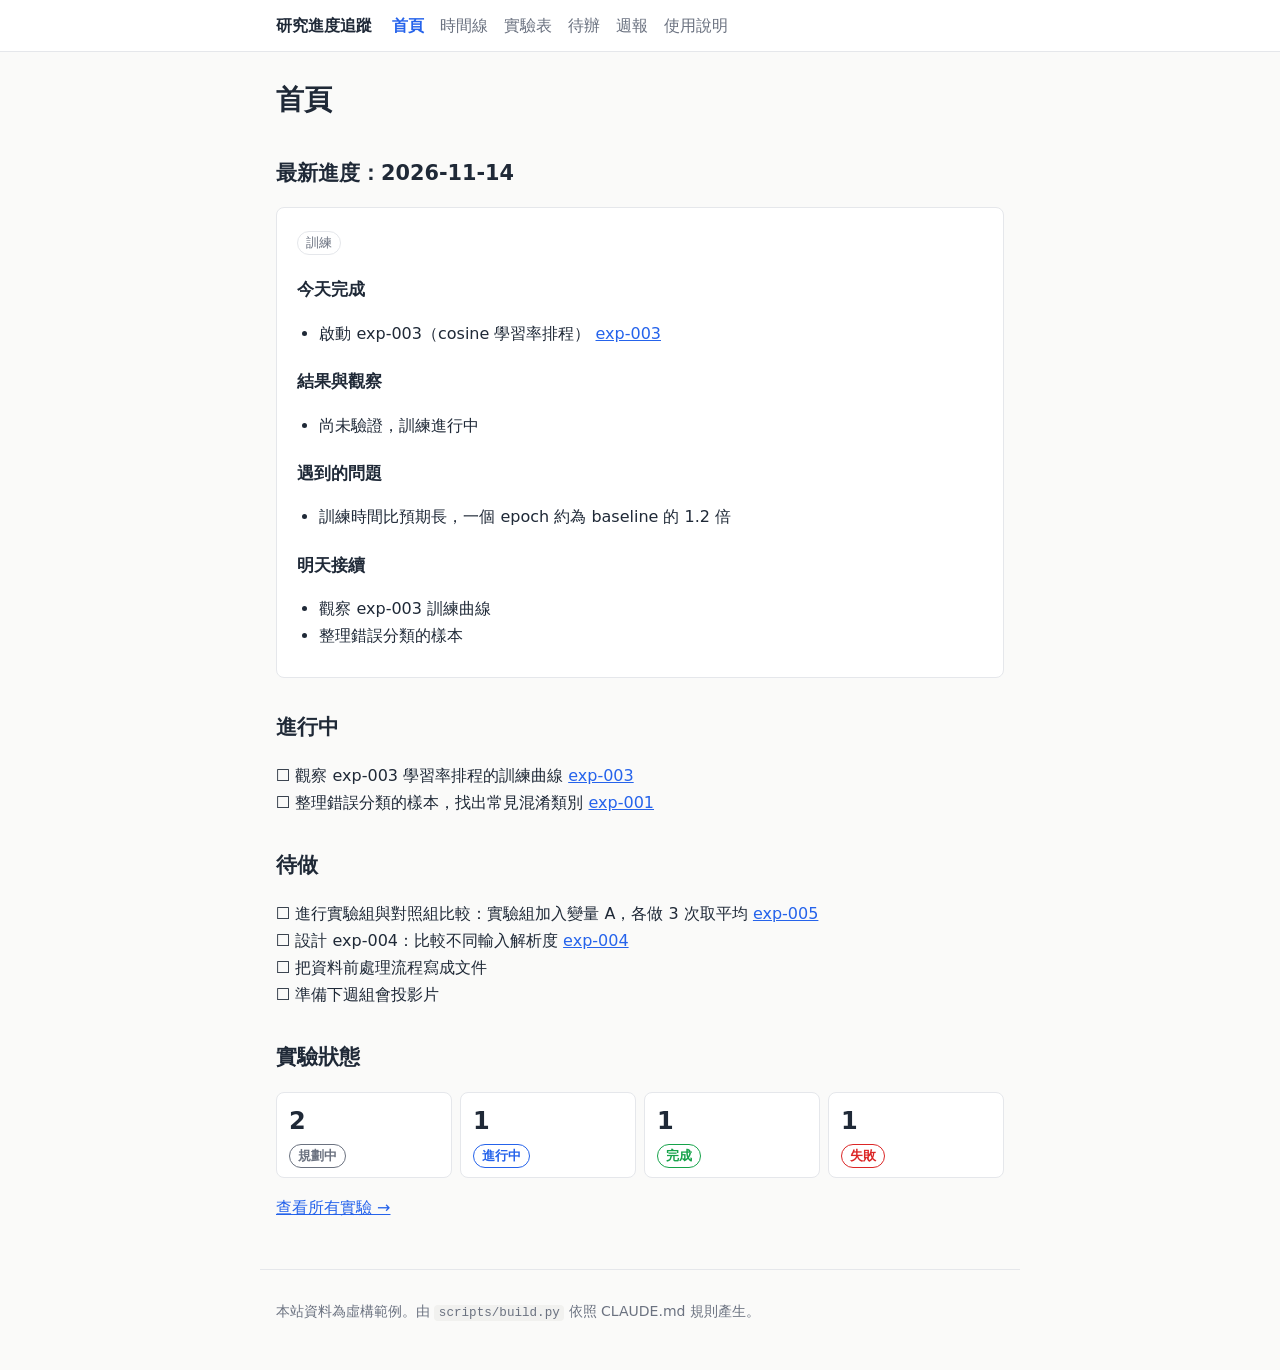
<file: docs/index.html>
<!doctype html>
<html lang="zh-Hant">
<head>
<meta charset="utf-8">
<meta name="viewport" content="width=device-width, initial-scale=1">
<title>首頁｜研究進度追蹤</title>
<link rel="stylesheet" href="assets/style.css">
</head>
<body>
<header class="site-header">
  <div class="wrap">
    <a class="brand" href="index.html">研究進度追蹤</a>
    <nav><a href="index.html" aria-current="page">首頁</a> <a href="timeline.html">時間線</a> <a href="experiments.html">實驗表</a> <a href="todo.html">待辦</a> <a href="weekly.html">週報</a> <a href="guide.html">使用說明</a></nav>
  </div>
</header>
<main class="wrap">
<h1>首頁</h1>
<h2>最新進度：2026-11-14</h2><div class="card"><p class="tags"><span>訓練</span></p><h3>今天完成</h3>
<ul><li>啟動 exp-003（cosine 學習率排程） <a href="exp/exp-003.html">exp-003</a></li></ul>
<h3>結果與觀察</h3>
<ul><li>尚未驗證，訓練進行中</li></ul>
<h3>遇到的問題</h3>
<ul><li>訓練時間比預期長，一個 epoch 約為 baseline 的 1.2 倍</li></ul>
<h3>明天接續</h3>
<ul><li>觀察 exp-003 訓練曲線</li><li>整理錯誤分類的樣本</li></ul></div>
<h2>進行中</h2><ul><li class="task">☐ 觀察 exp-003 學習率排程的訓練曲線 <a href="exp/exp-003.html">exp-003</a></li><li class="task">☐ 整理錯誤分類的樣本，找出常見混淆類別 <a href="exp/exp-001.html">exp-001</a></li></ul>
<h2>待做</h2><ul><li class="task">☐ 進行實驗組與對照組比較：實驗組加入變量 A，各做 3 次取平均 <a href="exp/exp-005.html">exp-005</a></li><li class="task">☐ 設計 exp-004：比較不同輸入解析度 <a href="exp/exp-004.html">exp-004</a></li><li class="task">☐ 把資料前處理流程寫成文件</li><li class="task">☐ 準備下週組會投影片</li></ul>
<h2>實驗狀態</h2><ul class="stats"><li><strong>2</strong><span class="status status-planned">規劃中</span></li><li><strong>1</strong><span class="status status-running">進行中</span></li><li><strong>1</strong><span class="status status-done">完成</span></li><li><strong>1</strong><span class="status status-failed">失敗</span></li></ul><p><a href="experiments.html">查看所有實驗 →</a></p>
</main>
<footer class="wrap site-footer">
  <p>本站資料為虛構範例。由 <code>scripts/build.py</code> 依照 CLAUDE.md 規則產生。</p>
</footer>
<script src="assets/filter.js"></script>
</body>
</html>
</file>
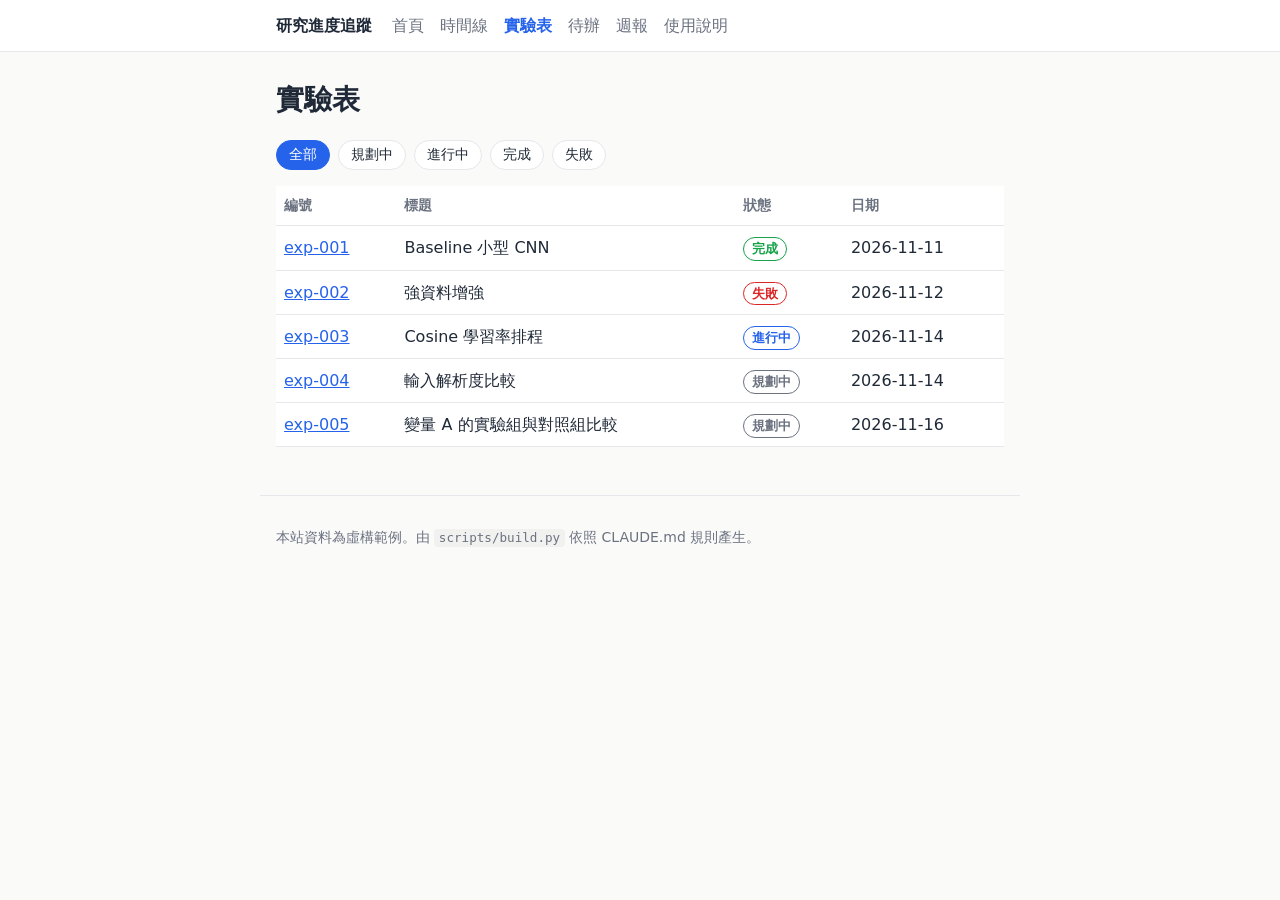
<file: docs/experiments.html>
<!doctype html>
<html lang="zh-Hant">
<head>
<meta charset="utf-8">
<meta name="viewport" content="width=device-width, initial-scale=1">
<title>實驗表｜研究進度追蹤</title>
<link rel="stylesheet" href="assets/style.css">
</head>
<body>
<header class="site-header">
  <div class="wrap">
    <a class="brand" href="index.html">研究進度追蹤</a>
    <nav><a href="index.html">首頁</a> <a href="timeline.html">時間線</a> <a href="experiments.html" aria-current="page">實驗表</a> <a href="todo.html">待辦</a> <a href="weekly.html">週報</a> <a href="guide.html">使用說明</a></nav>
  </div>
</header>
<main class="wrap">
<h1>實驗表</h1>
<div class="filters" hidden><button type="button" data-filter="all" aria-pressed="true">全部</button><button type="button" data-filter="planned" aria-pressed="false">規劃中</button><button type="button" data-filter="running" aria-pressed="false">進行中</button><button type="button" data-filter="done" aria-pressed="false">完成</button><button type="button" data-filter="failed" aria-pressed="false">失敗</button></div><table><thead><tr><th>編號</th><th>標題</th><th>狀態</th><th>日期</th></tr></thead><tbody><tr data-status="done"><td><a href="exp/exp-001.html">exp-001</a></td><td>Baseline 小型 CNN</td><td><span class="status status-done">完成</span></td><td>2026-11-11</td></tr><tr data-status="failed"><td><a href="exp/exp-002.html">exp-002</a></td><td>強資料增強</td><td><span class="status status-failed">失敗</span></td><td>2026-11-12</td></tr><tr data-status="running"><td><a href="exp/exp-003.html">exp-003</a></td><td>Cosine 學習率排程</td><td><span class="status status-running">進行中</span></td><td>2026-11-14</td></tr><tr data-status="planned"><td><a href="exp/exp-004.html">exp-004</a></td><td>輸入解析度比較</td><td><span class="status status-planned">規劃中</span></td><td>2026-11-14</td></tr><tr data-status="planned"><td><a href="exp/exp-005.html">exp-005</a></td><td>變量 A 的實驗組與對照組比較</td><td><span class="status status-planned">規劃中</span></td><td>2026-11-16</td></tr></tbody></table>
</main>
<footer class="wrap site-footer">
  <p>本站資料為虛構範例。由 <code>scripts/build.py</code> 依照 CLAUDE.md 規則產生。</p>
</footer>
<script src="assets/filter.js"></script>
</body>
</html>
</file>
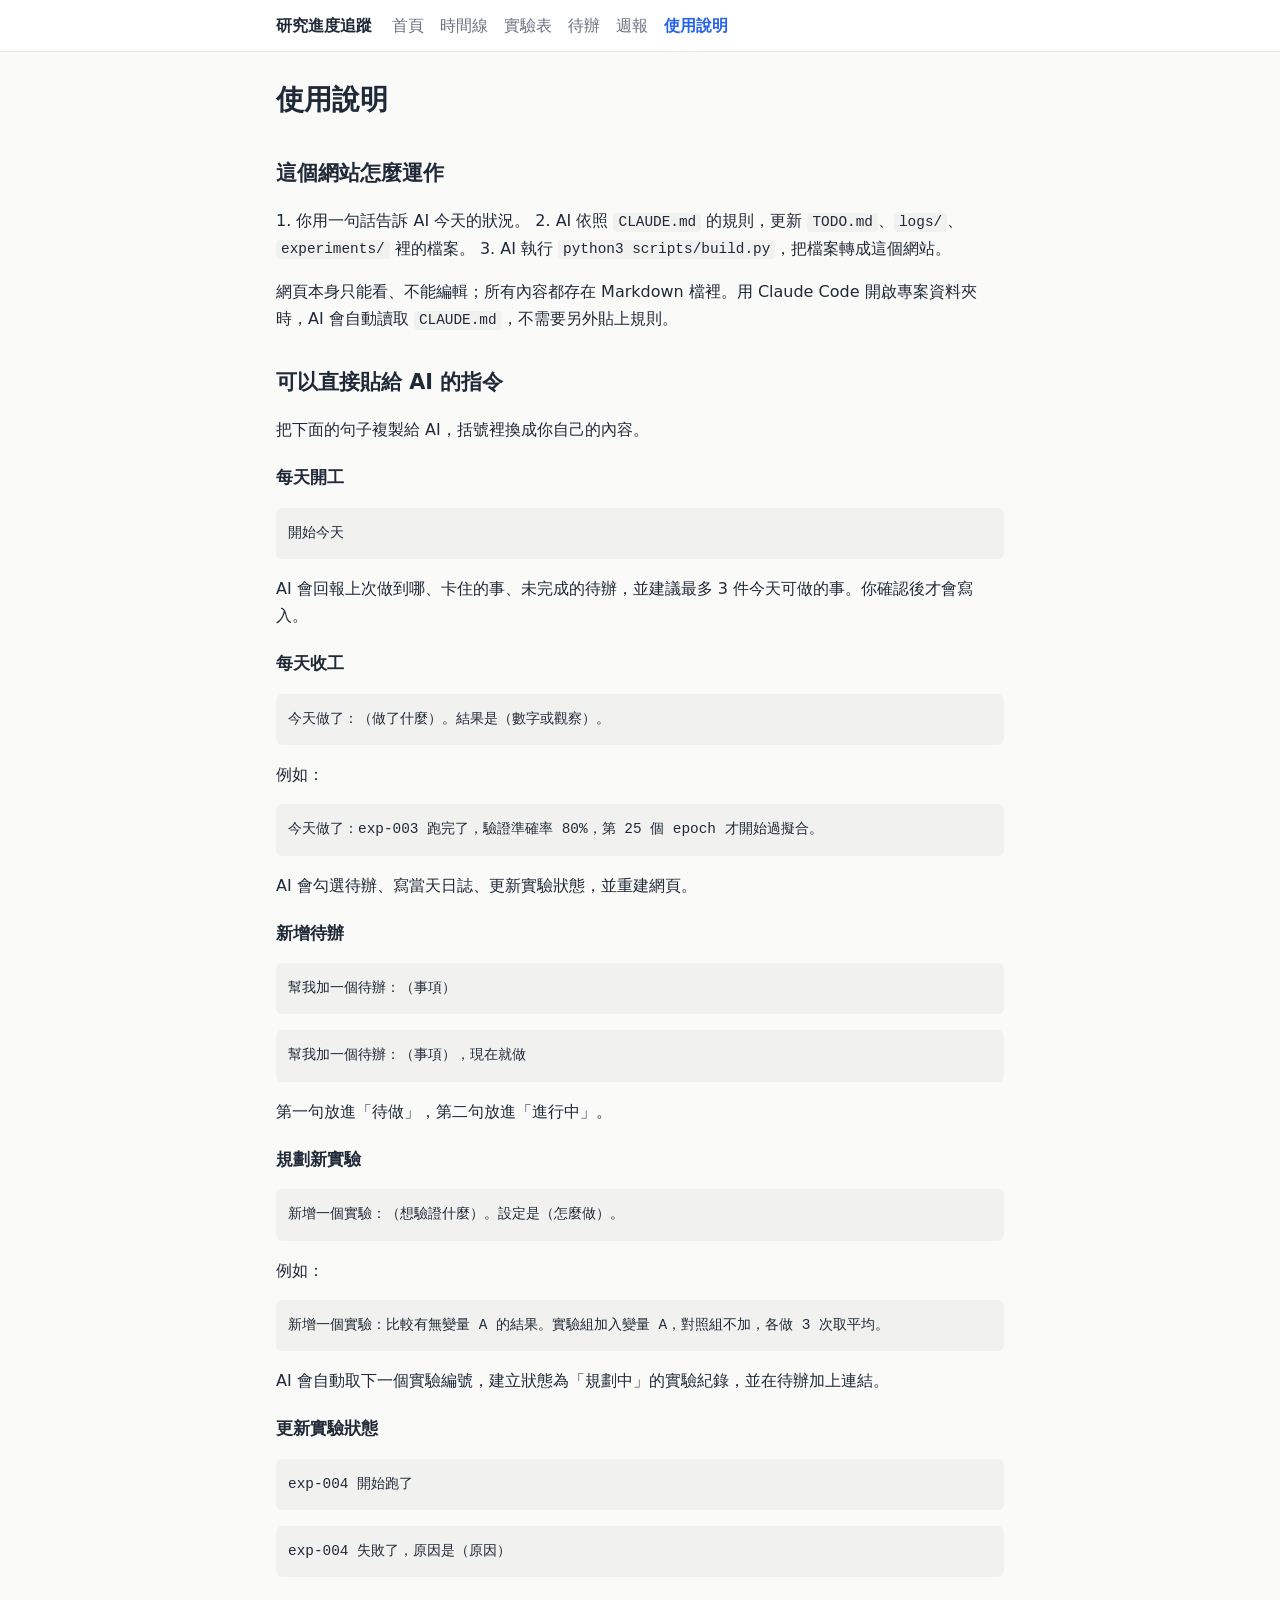
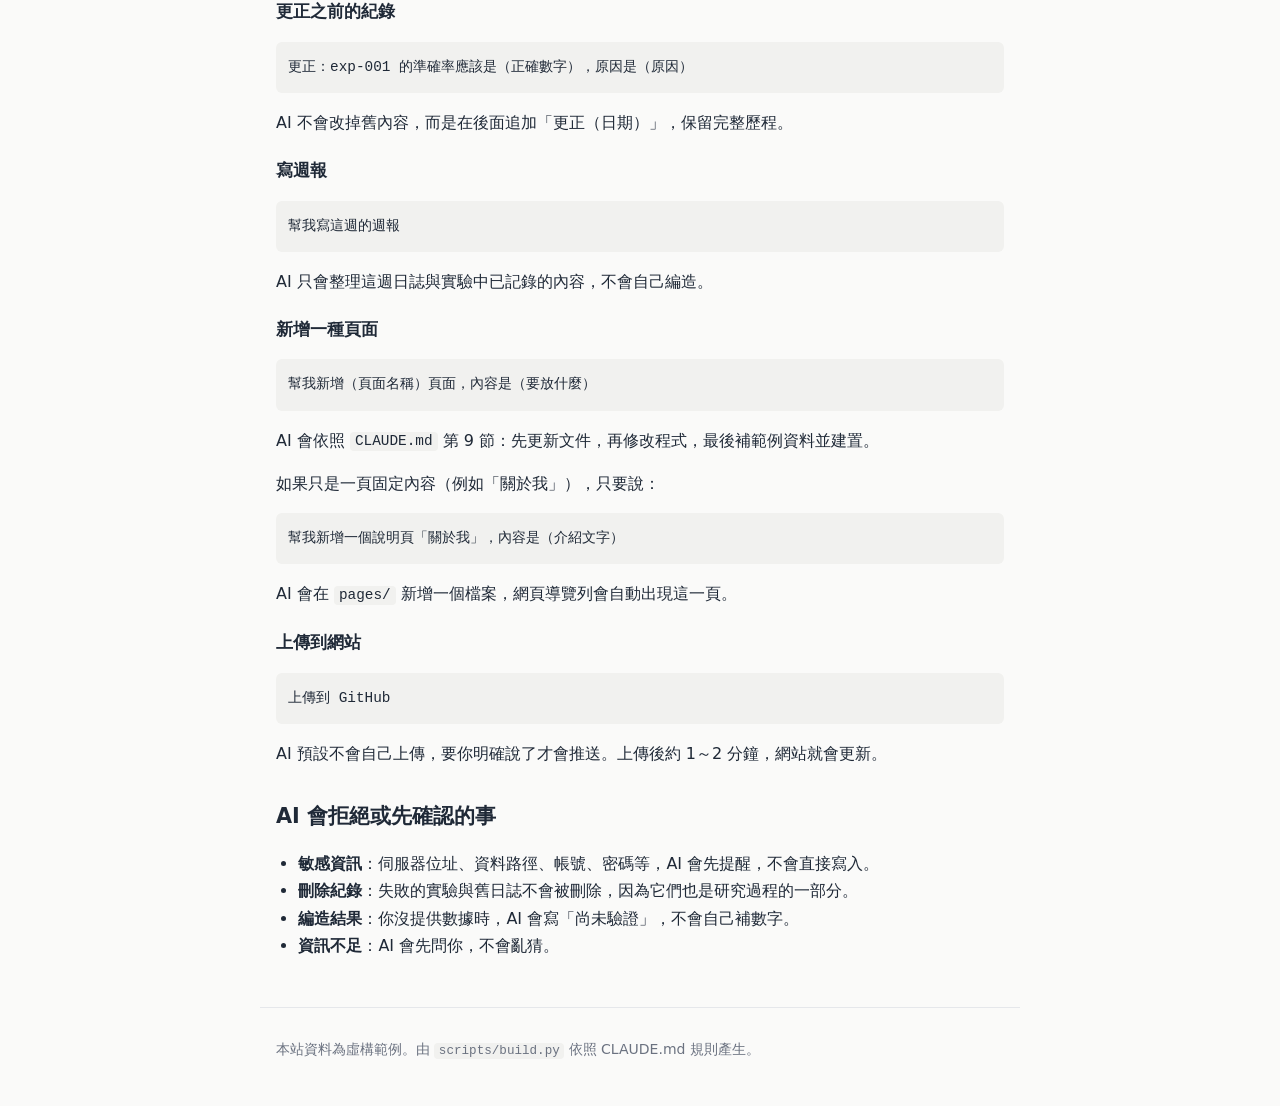
<file: docs/guide.html>
<!doctype html>
<html lang="zh-Hant">
<head>
<meta charset="utf-8">
<meta name="viewport" content="width=device-width, initial-scale=1">
<title>使用說明｜研究進度追蹤</title>
<link rel="stylesheet" href="assets/style.css">
</head>
<body>
<header class="site-header">
  <div class="wrap">
    <a class="brand" href="index.html">研究進度追蹤</a>
    <nav><a href="index.html">首頁</a> <a href="timeline.html">時間線</a> <a href="experiments.html">實驗表</a> <a href="todo.html">待辦</a> <a href="weekly.html">週報</a> <a href="guide.html" aria-current="page">使用說明</a></nav>
  </div>
</header>
<main class="wrap">
<h1>使用說明</h1>
<h2>這個網站怎麼運作</h2>
<p>1. 你用一句話告訴 AI 今天的狀況。 2. AI 依照 <code>CLAUDE.md</code> 的規則，更新 <code>TODO.md</code>、<code>logs/</code>、<code>experiments/</code> 裡的檔案。 3. AI 執行 <code>python3 scripts/build.py</code>，把檔案轉成這個網站。</p>
<p>網頁本身只能看、不能編輯；所有內容都存在 Markdown 檔裡。用 Claude Code 開啟專案資料夾時，AI 會自動讀取 <code>CLAUDE.md</code>，不需要另外貼上規則。</p>
<h2>可以直接貼給 AI 的指令</h2>
<p>把下面的句子複製給 AI，括號裡換成你自己的內容。</p>
<h3>每天開工</h3>
<pre><code>開始今天</code></pre>
<p>AI 會回報上次做到哪、卡住的事、未完成的待辦，並建議最多 3 件今天可做的事。你確認後才會寫入。</p>
<h3>每天收工</h3>
<pre><code>今天做了：（做了什麼）。結果是（數字或觀察）。</code></pre>
<p>例如：</p>
<pre><code>今天做了：exp-003 跑完了，驗證準確率 80%，第 25 個 epoch 才開始過擬合。</code></pre>
<p>AI 會勾選待辦、寫當天日誌、更新實驗狀態，並重建網頁。</p>
<h3>新增待辦</h3>
<pre><code>幫我加一個待辦：（事項）</code></pre>
<pre><code>幫我加一個待辦：（事項），現在就做</code></pre>
<p>第一句放進「待做」，第二句放進「進行中」。</p>
<h3>規劃新實驗</h3>
<pre><code>新增一個實驗：（想驗證什麼）。設定是（怎麼做）。</code></pre>
<p>例如：</p>
<pre><code>新增一個實驗：比較有無變量 A 的結果。實驗組加入變量 A，對照組不加，各做 3 次取平均。</code></pre>
<p>AI 會自動取下一個實驗編號，建立狀態為「規劃中」的實驗紀錄，並在待辦加上連結。</p>
<h3>更新實驗狀態</h3>
<pre><code>exp-004 開始跑了</code></pre>
<pre><code>exp-004 失敗了，原因是（原因）</code></pre>
<h3>更正之前的紀錄</h3>
<pre><code>更正：exp-001 的準確率應該是（正確數字），原因是（原因）</code></pre>
<p>AI 不會改掉舊內容，而是在後面追加「更正（日期）」，保留完整歷程。</p>
<h3>寫週報</h3>
<pre><code>幫我寫這週的週報</code></pre>
<p>AI 只會整理這週日誌與實驗中已記錄的內容，不會自己編造。</p>
<h3>新增一種頁面</h3>
<pre><code>幫我新增（頁面名稱）頁面，內容是（要放什麼）</code></pre>
<p>AI 會依照 <code>CLAUDE.md</code> 第 9 節：先更新文件，再修改程式，最後補範例資料並建置。</p>
<p>如果只是一頁固定內容（例如「關於我」），只要說：</p>
<pre><code>幫我新增一個說明頁「關於我」，內容是（介紹文字）</code></pre>
<p>AI 會在 <code>pages/</code> 新增一個檔案，網頁導覽列會自動出現這一頁。</p>
<h3>上傳到網站</h3>
<pre><code>上傳到 GitHub</code></pre>
<p>AI 預設不會自己上傳，要你明確說了才會推送。上傳後約 1～2 分鐘，網站就會更新。</p>
<h2>AI 會拒絕或先確認的事</h2>
<ul><li><strong>敏感資訊</strong>：伺服器位址、資料路徑、帳號、密碼等，AI 會先提醒，不會直接寫入。</li><li><strong>刪除紀錄</strong>：失敗的實驗與舊日誌不會被刪除，因為它們也是研究過程的一部分。</li><li><strong>編造結果</strong>：你沒提供數據時，AI 會寫「尚未驗證」，不會自己補數字。</li><li><strong>資訊不足</strong>：AI 會先問你，不會亂猜。</li></ul>
</main>
<footer class="wrap site-footer">
  <p>本站資料為虛構範例。由 <code>scripts/build.py</code> 依照 CLAUDE.md 規則產生。</p>
</footer>
<script src="assets/filter.js"></script>
</body>
</html>
</file>
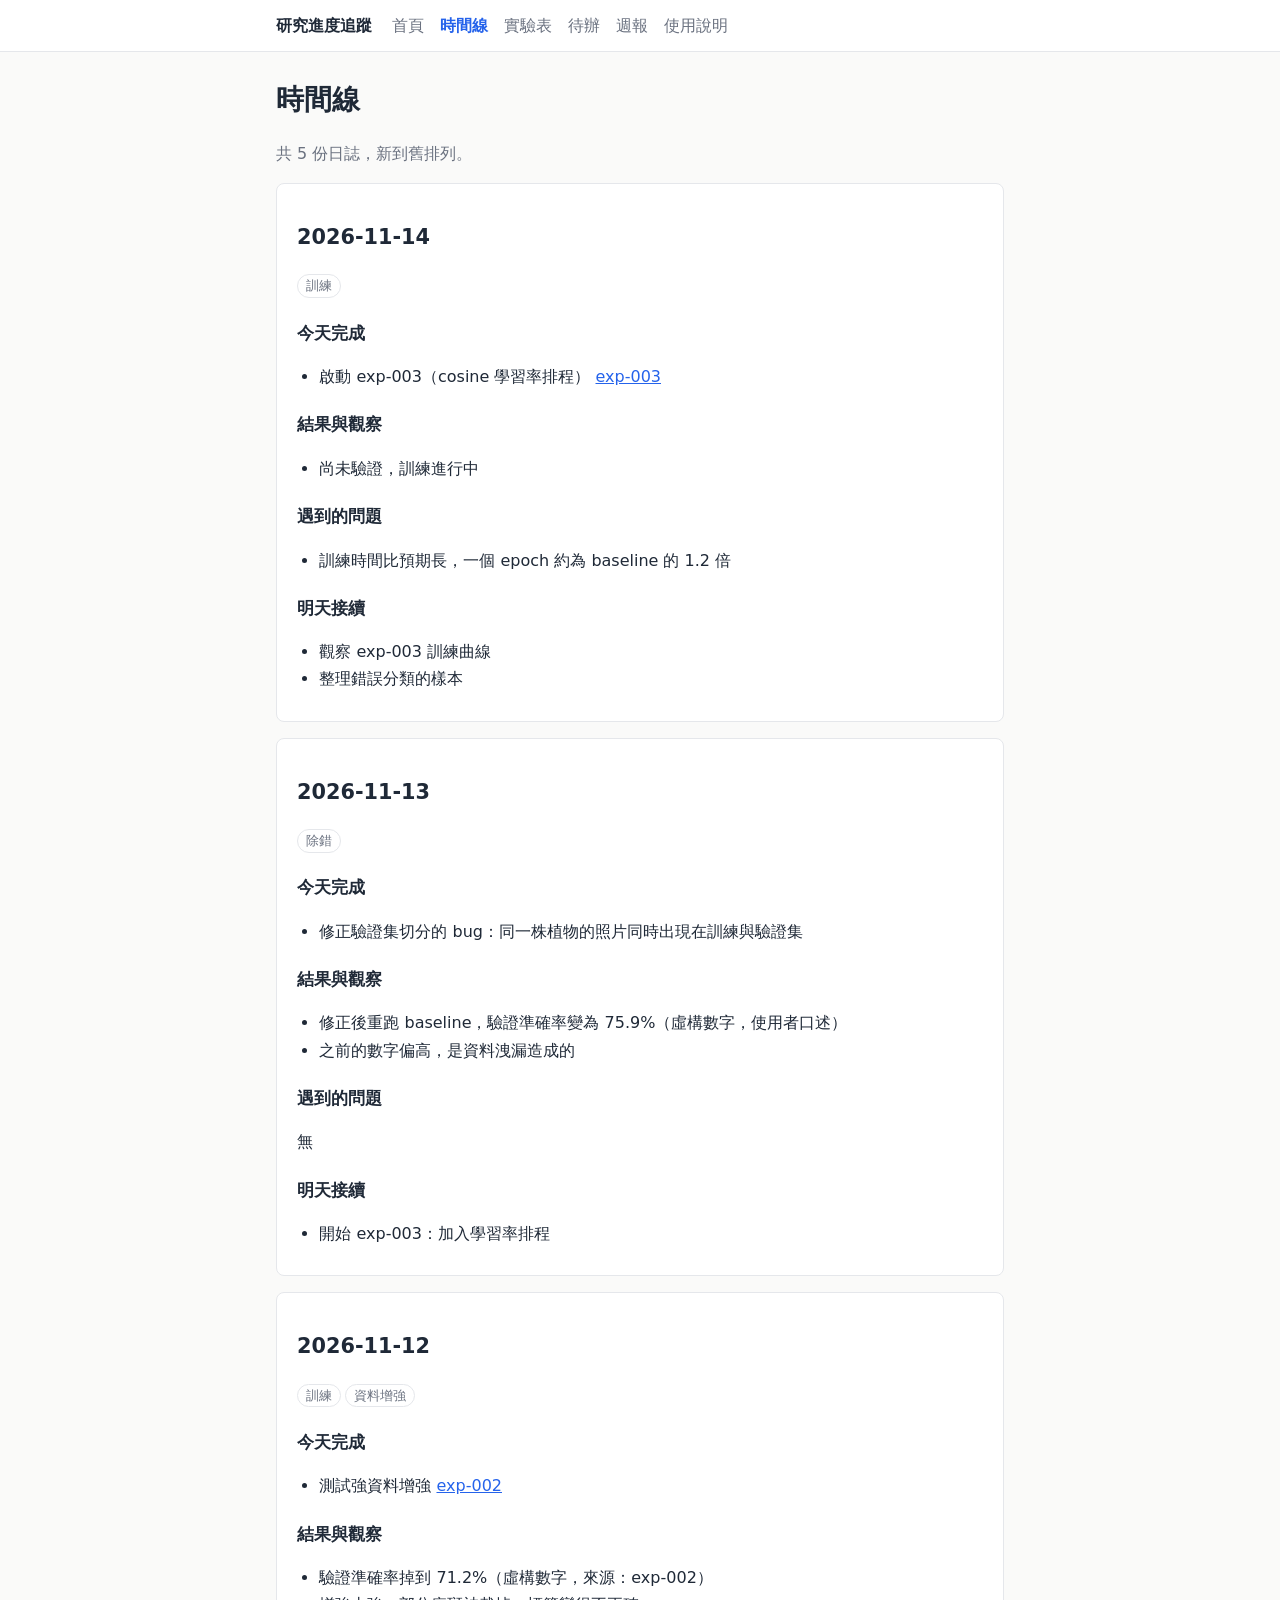
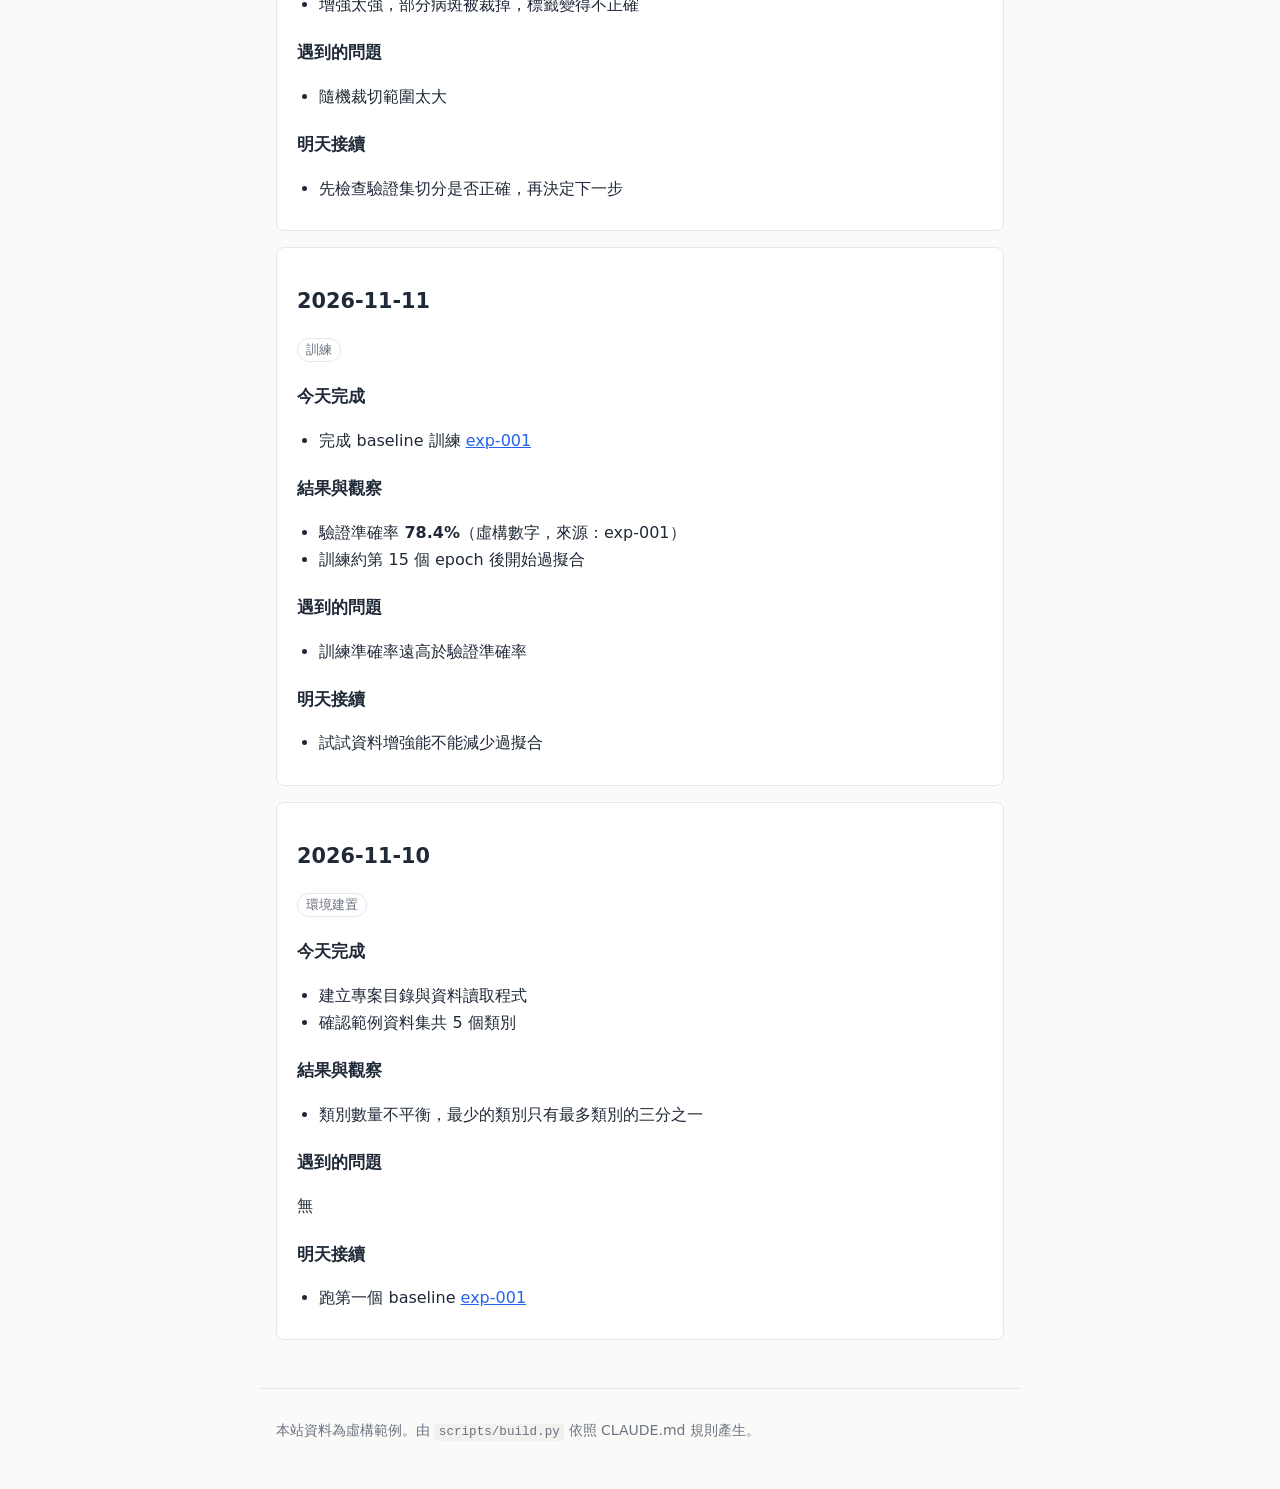
<file: docs/timeline.html>
<!doctype html>
<html lang="zh-Hant">
<head>
<meta charset="utf-8">
<meta name="viewport" content="width=device-width, initial-scale=1">
<title>時間線｜研究進度追蹤</title>
<link rel="stylesheet" href="assets/style.css">
</head>
<body>
<header class="site-header">
  <div class="wrap">
    <a class="brand" href="index.html">研究進度追蹤</a>
    <nav><a href="index.html">首頁</a> <a href="timeline.html" aria-current="page">時間線</a> <a href="experiments.html">實驗表</a> <a href="todo.html">待辦</a> <a href="weekly.html">週報</a> <a href="guide.html">使用說明</a></nav>
  </div>
</header>
<main class="wrap">
<h1>時間線</h1>
<p class="muted">共 5 份日誌，新到舊排列。</p>
<article class="card" id="2026-11-14"><h2>2026-11-14</h2><p class="tags"><span>訓練</span></p><h3>今天完成</h3>
<ul><li>啟動 exp-003（cosine 學習率排程） <a href="exp/exp-003.html">exp-003</a></li></ul>
<h3>結果與觀察</h3>
<ul><li>尚未驗證，訓練進行中</li></ul>
<h3>遇到的問題</h3>
<ul><li>訓練時間比預期長，一個 epoch 約為 baseline 的 1.2 倍</li></ul>
<h3>明天接續</h3>
<ul><li>觀察 exp-003 訓練曲線</li><li>整理錯誤分類的樣本</li></ul></article>
<article class="card" id="2026-11-13"><h2>2026-11-13</h2><p class="tags"><span>除錯</span></p><h3>今天完成</h3>
<ul><li>修正驗證集切分的 bug：同一株植物的照片同時出現在訓練與驗證集</li></ul>
<h3>結果與觀察</h3>
<ul><li>修正後重跑 baseline，驗證準確率變為 75.9%（虛構數字，使用者口述）</li><li>之前的數字偏高，是資料洩漏造成的</li></ul>
<h3>遇到的問題</h3>
<p>無</p>
<h3>明天接續</h3>
<ul><li>開始 exp-003：加入學習率排程</li></ul></article>
<article class="card" id="2026-11-12"><h2>2026-11-12</h2><p class="tags"><span>訓練</span><span>資料增強</span></p><h3>今天完成</h3>
<ul><li>測試強資料增強 <a href="exp/exp-002.html">exp-002</a></li></ul>
<h3>結果與觀察</h3>
<ul><li>驗證準確率掉到 71.2%（虛構數字，來源：exp-002）</li><li>增強太強，部分病斑被裁掉，標籤變得不正確</li></ul>
<h3>遇到的問題</h3>
<ul><li>隨機裁切範圍太大</li></ul>
<h3>明天接續</h3>
<ul><li>先檢查驗證集切分是否正確，再決定下一步</li></ul></article>
<article class="card" id="2026-11-11"><h2>2026-11-11</h2><p class="tags"><span>訓練</span></p><h3>今天完成</h3>
<ul><li>完成 baseline 訓練 <a href="exp/exp-001.html">exp-001</a></li></ul>
<h3>結果與觀察</h3>
<ul><li>驗證準確率 <strong>78.4%</strong>（虛構數字，來源：exp-001）</li><li>訓練約第 15 個 epoch 後開始過擬合</li></ul>
<h3>遇到的問題</h3>
<ul><li>訓練準確率遠高於驗證準確率</li></ul>
<h3>明天接續</h3>
<ul><li>試試資料增強能不能減少過擬合</li></ul></article>
<article class="card" id="2026-11-10"><h2>2026-11-10</h2><p class="tags"><span>環境建置</span></p><h3>今天完成</h3>
<ul><li>建立專案目錄與資料讀取程式</li><li>確認範例資料集共 5 個類別</li></ul>
<h3>結果與觀察</h3>
<ul><li>類別數量不平衡，最少的類別只有最多類別的三分之一</li></ul>
<h3>遇到的問題</h3>
<p>無</p>
<h3>明天接續</h3>
<ul><li>跑第一個 baseline <a href="exp/exp-001.html">exp-001</a></li></ul></article>
</main>
<footer class="wrap site-footer">
  <p>本站資料為虛構範例。由 <code>scripts/build.py</code> 依照 CLAUDE.md 規則產生。</p>
</footer>
<script src="assets/filter.js"></script>
</body>
</html>
</file>
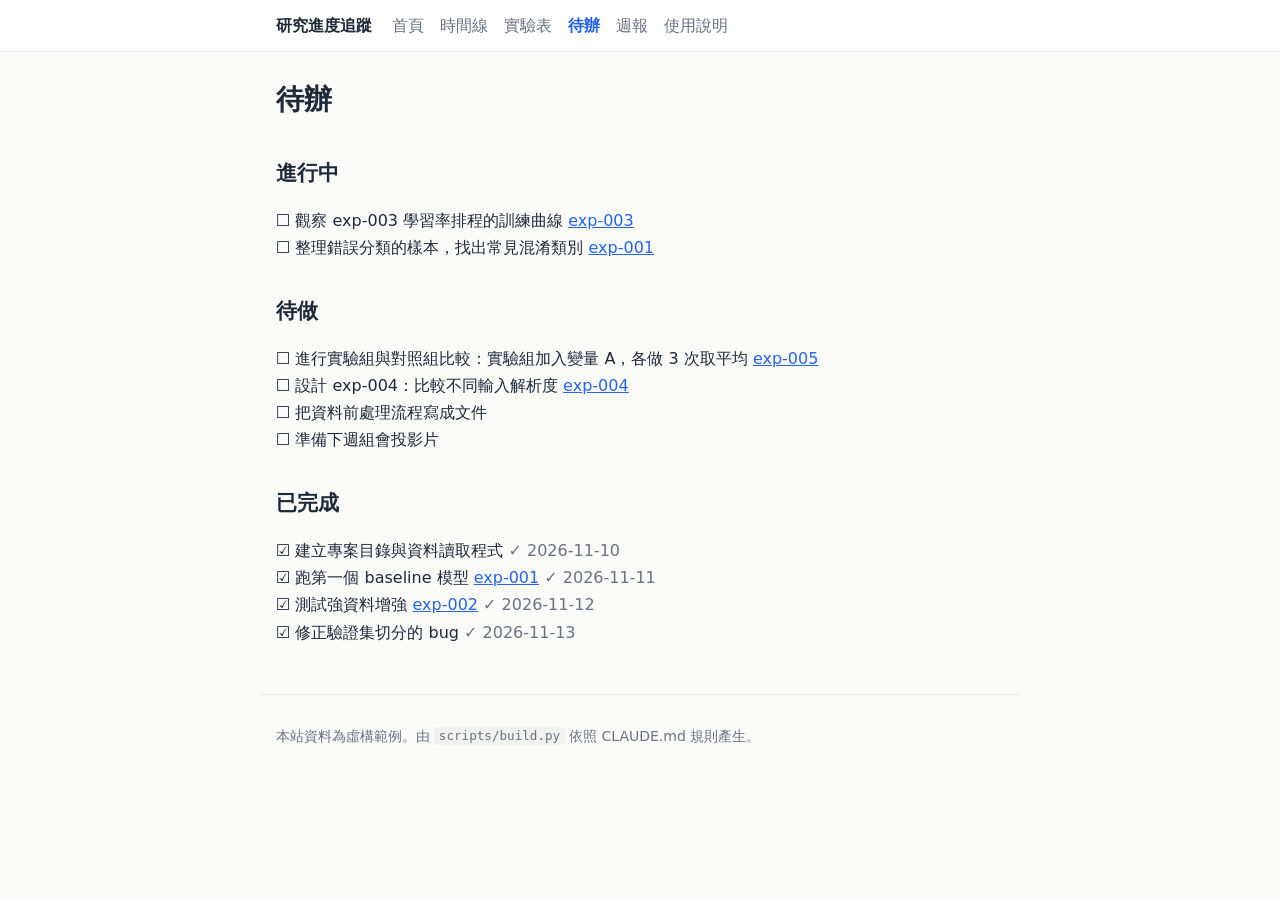
<file: docs/todo.html>
<!doctype html>
<html lang="zh-Hant">
<head>
<meta charset="utf-8">
<meta name="viewport" content="width=device-width, initial-scale=1">
<title>待辦｜研究進度追蹤</title>
<link rel="stylesheet" href="assets/style.css">
</head>
<body>
<header class="site-header">
  <div class="wrap">
    <a class="brand" href="index.html">研究進度追蹤</a>
    <nav><a href="index.html">首頁</a> <a href="timeline.html">時間線</a> <a href="experiments.html">實驗表</a> <a href="todo.html" aria-current="page">待辦</a> <a href="weekly.html">週報</a> <a href="guide.html">使用說明</a></nav>
  </div>
</header>
<main class="wrap">
<h1>待辦</h1>
<h2>進行中</h2><ul><li class="task">☐ 觀察 exp-003 學習率排程的訓練曲線 <a href="exp/exp-003.html">exp-003</a></li><li class="task">☐ 整理錯誤分類的樣本，找出常見混淆類別 <a href="exp/exp-001.html">exp-001</a></li></ul><h2>待做</h2><ul><li class="task">☐ 進行實驗組與對照組比較：實驗組加入變量 A，各做 3 次取平均 <a href="exp/exp-005.html">exp-005</a></li><li class="task">☐ 設計 exp-004：比較不同輸入解析度 <a href="exp/exp-004.html">exp-004</a></li><li class="task">☐ 把資料前處理流程寫成文件</li><li class="task">☐ 準備下週組會投影片</li></ul><h2>已完成</h2><ul><li class="task">☑ 建立專案目錄與資料讀取程式 <span class="muted">✓ 2026-11-10</span></li><li class="task">☑ 跑第一個 baseline 模型 <a href="exp/exp-001.html">exp-001</a> <span class="muted">✓ 2026-11-11</span></li><li class="task">☑ 測試強資料增強 <a href="exp/exp-002.html">exp-002</a> <span class="muted">✓ 2026-11-12</span></li><li class="task">☑ 修正驗證集切分的 bug <span class="muted">✓ 2026-11-13</span></li></ul>
</main>
<footer class="wrap site-footer">
  <p>本站資料為虛構範例。由 <code>scripts/build.py</code> 依照 CLAUDE.md 規則產生。</p>
</footer>
<script src="assets/filter.js"></script>
</body>
</html>
</file>
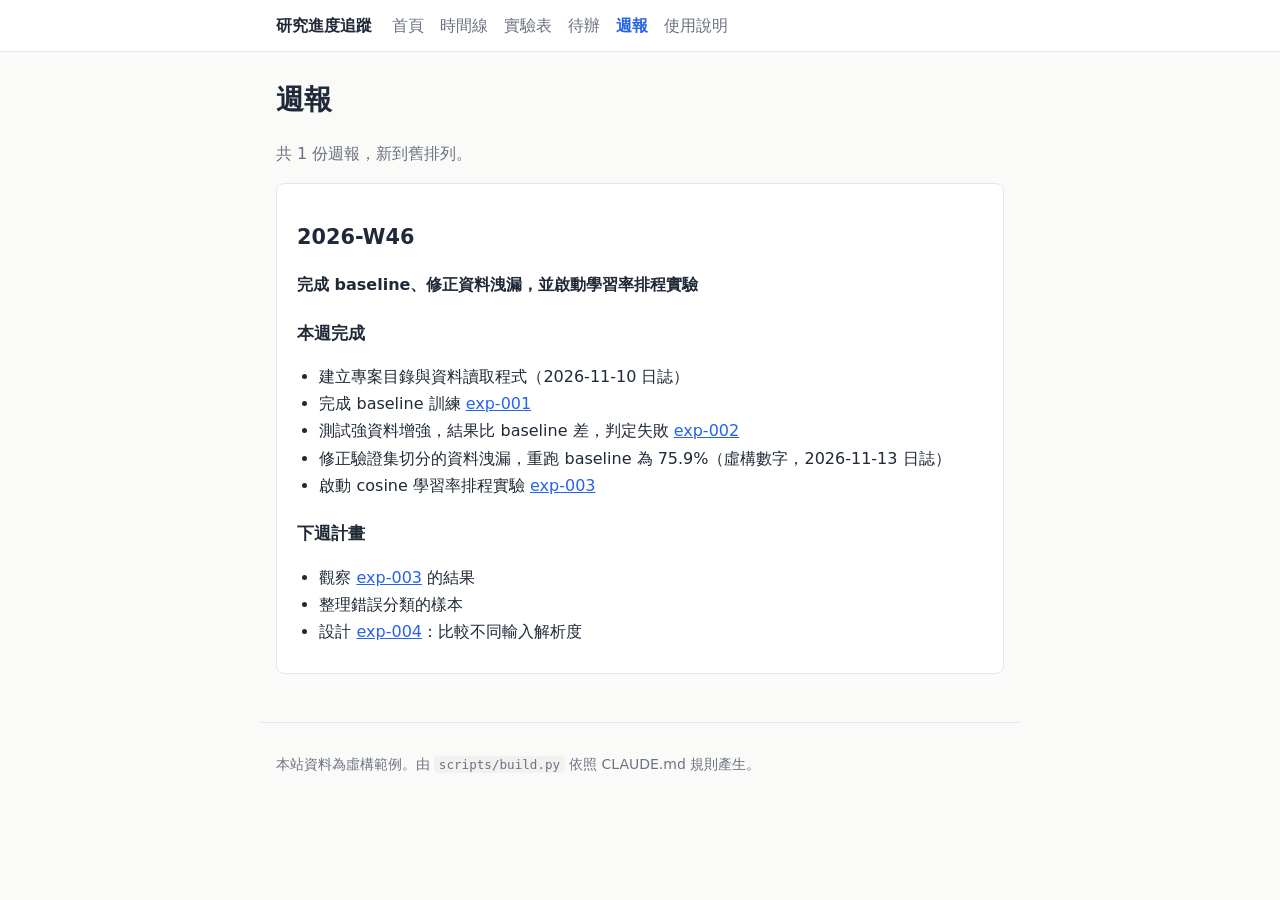
<file: docs/weekly.html>
<!doctype html>
<html lang="zh-Hant">
<head>
<meta charset="utf-8">
<meta name="viewport" content="width=device-width, initial-scale=1">
<title>週報｜研究進度追蹤</title>
<link rel="stylesheet" href="assets/style.css">
</head>
<body>
<header class="site-header">
  <div class="wrap">
    <a class="brand" href="index.html">研究進度追蹤</a>
    <nav><a href="index.html">首頁</a> <a href="timeline.html">時間線</a> <a href="experiments.html">實驗表</a> <a href="todo.html">待辦</a> <a href="weekly.html" aria-current="page">週報</a> <a href="guide.html">使用說明</a></nav>
  </div>
</header>
<main class="wrap">
<h1>週報</h1>
<p class="muted">共 1 份週報，新到舊排列。</p>
<article class="card" id="2026-W46">
<h2>2026-W46</h2>
<p><strong>完成 baseline、修正資料洩漏，並啟動學習率排程實驗</strong></p>
<h3>本週完成</h3>
<ul><li>建立專案目錄與資料讀取程式（2026-11-10 日誌）</li><li>完成 baseline 訓練 <a href="exp/exp-001.html">exp-001</a></li><li>測試強資料增強，結果比 baseline 差，判定失敗 <a href="exp/exp-002.html">exp-002</a></li><li>修正驗證集切分的資料洩漏，重跑 baseline 為 75.9%（虛構數字，2026-11-13 日誌）</li><li>啟動 cosine 學習率排程實驗 <a href="exp/exp-003.html">exp-003</a></li></ul>
<h3>下週計畫</h3>
<ul><li>觀察 <a href="exp/exp-003.html">exp-003</a> 的結果</li><li>整理錯誤分類的樣本</li><li>設計 <a href="exp/exp-004.html">exp-004</a>：比較不同輸入解析度</li></ul>
</article>

</main>
<footer class="wrap site-footer">
  <p>本站資料為虛構範例。由 <code>scripts/build.py</code> 依照 CLAUDE.md 規則產生。</p>
</footer>
<script src="assets/filter.js"></script>
</body>
</html>
</file>
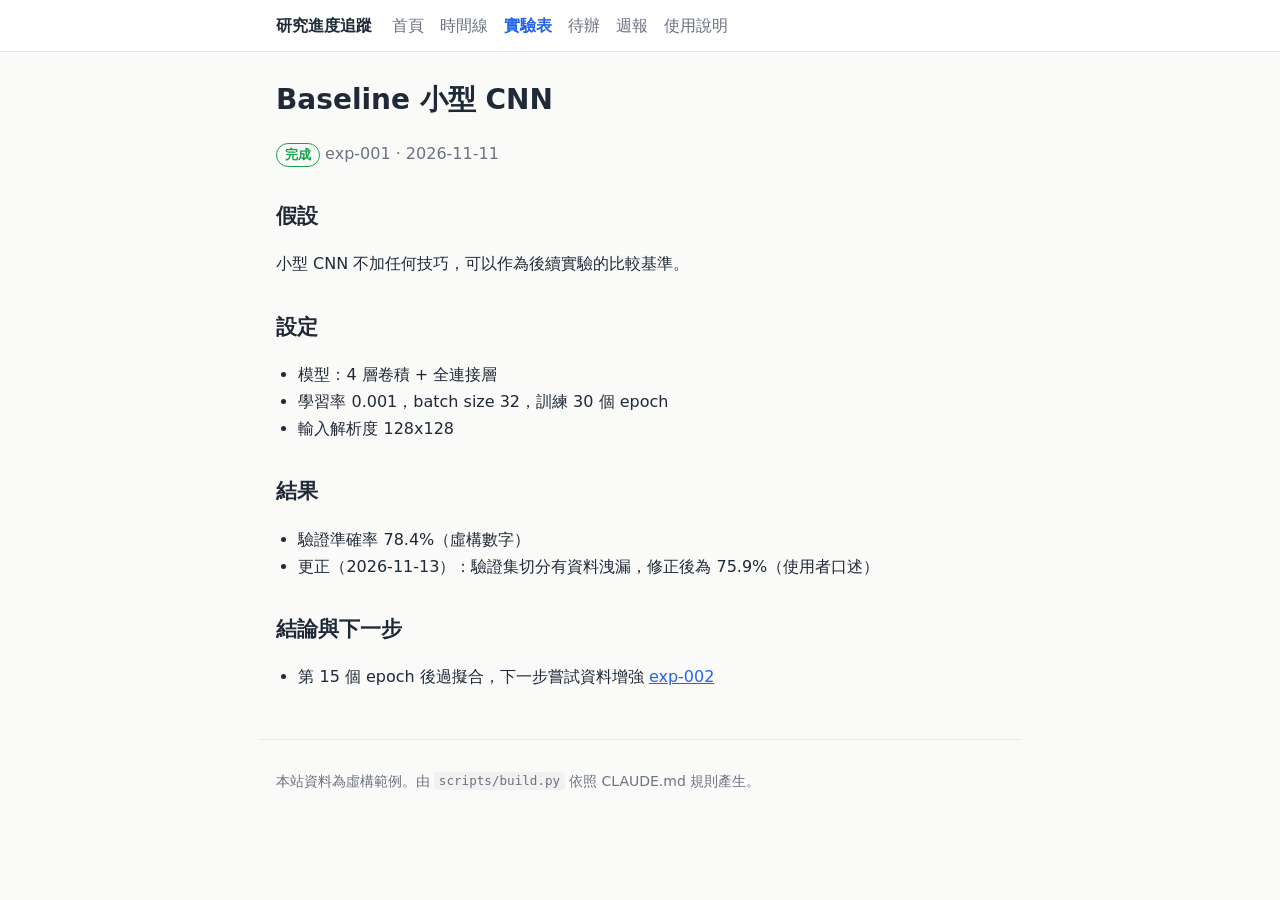
<file: docs/exp/exp-001.html>
<!doctype html>
<html lang="zh-Hant">
<head>
<meta charset="utf-8">
<meta name="viewport" content="width=device-width, initial-scale=1">
<title>Baseline 小型 CNN｜研究進度追蹤</title>
<link rel="stylesheet" href="../assets/style.css">
</head>
<body>
<header class="site-header">
  <div class="wrap">
    <a class="brand" href="../index.html">研究進度追蹤</a>
    <nav><a href="../index.html">首頁</a> <a href="../timeline.html">時間線</a> <a href="../experiments.html" aria-current="page">實驗表</a> <a href="../todo.html">待辦</a> <a href="../weekly.html">週報</a> <a href="../guide.html">使用說明</a></nav>
  </div>
</header>
<main class="wrap">
<h1>Baseline 小型 CNN</h1>
<p><span class="status status-done">完成</span> <span class="muted">exp-001 · 2026-11-11</span></p><h2>假設</h2>
<p>小型 CNN 不加任何技巧，可以作為後續實驗的比較基準。</p>
<h2>設定</h2>
<ul><li>模型：4 層卷積 + 全連接層</li><li>學習率 0.001，batch size 32，訓練 30 個 epoch</li><li>輸入解析度 128x128</li></ul>
<h2>結果</h2>
<ul><li>驗證準確率 78.4%（虛構數字）</li><li>更正（2026-11-13）：驗證集切分有資料洩漏，修正後為 75.9%（使用者口述）</li></ul>
<h2>結論與下一步</h2>
<ul><li>第 15 個 epoch 後過擬合，下一步嘗試資料增強 <a href="../exp/exp-002.html">exp-002</a></li></ul>
</main>
<footer class="wrap site-footer">
  <p>本站資料為虛構範例。由 <code>scripts/build.py</code> 依照 CLAUDE.md 規則產生。</p>
</footer>
<script src="../assets/filter.js"></script>
</body>
</html>
</file>
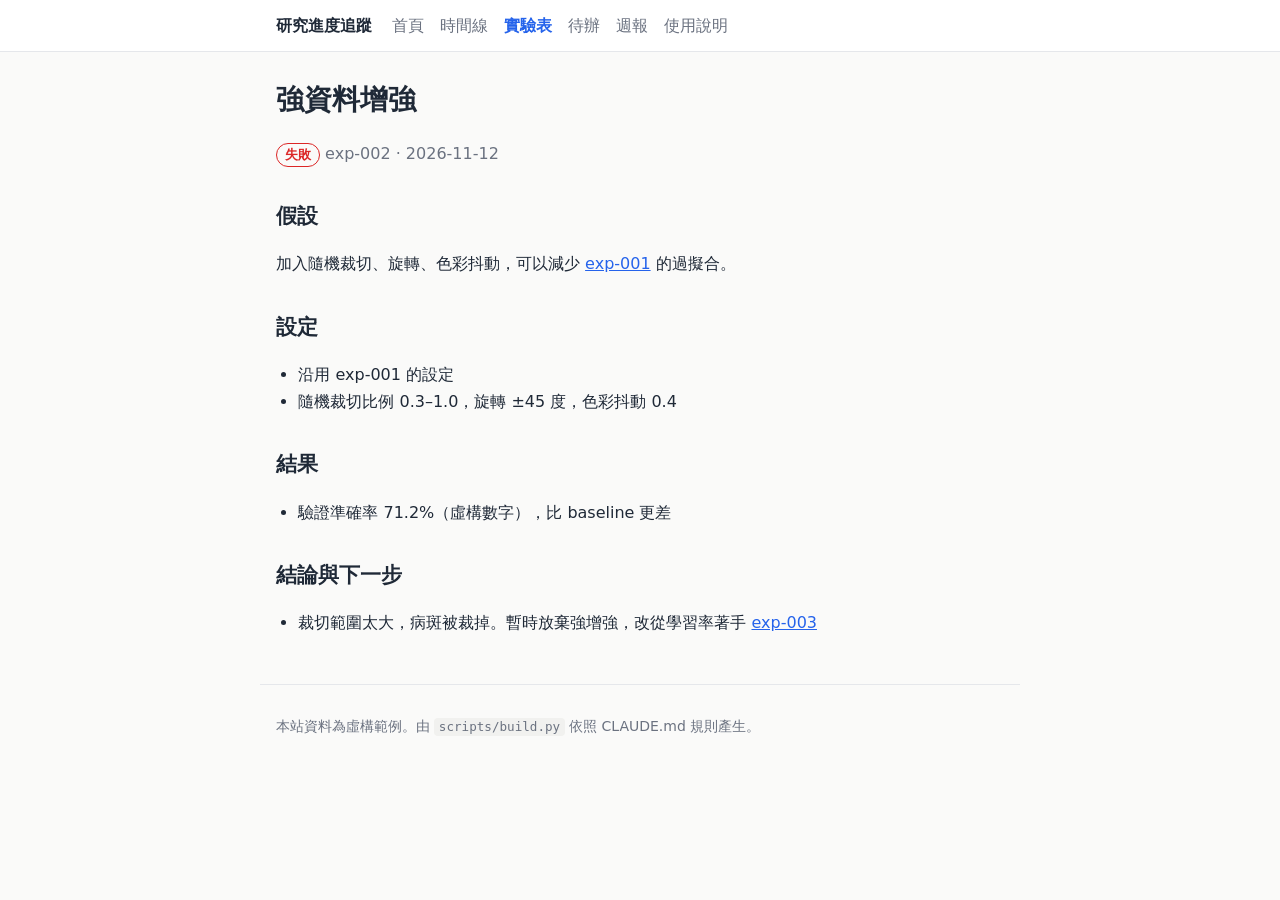
<file: docs/exp/exp-002.html>
<!doctype html>
<html lang="zh-Hant">
<head>
<meta charset="utf-8">
<meta name="viewport" content="width=device-width, initial-scale=1">
<title>強資料增強｜研究進度追蹤</title>
<link rel="stylesheet" href="../assets/style.css">
</head>
<body>
<header class="site-header">
  <div class="wrap">
    <a class="brand" href="../index.html">研究進度追蹤</a>
    <nav><a href="../index.html">首頁</a> <a href="../timeline.html">時間線</a> <a href="../experiments.html" aria-current="page">實驗表</a> <a href="../todo.html">待辦</a> <a href="../weekly.html">週報</a> <a href="../guide.html">使用說明</a></nav>
  </div>
</header>
<main class="wrap">
<h1>強資料增強</h1>
<p><span class="status status-failed">失敗</span> <span class="muted">exp-002 · 2026-11-12</span></p><h2>假設</h2>
<p>加入隨機裁切、旋轉、色彩抖動，可以減少 <a href="../exp/exp-001.html">exp-001</a> 的過擬合。</p>
<h2>設定</h2>
<ul><li>沿用 exp-001 的設定</li><li>隨機裁切比例 0.3–1.0，旋轉 ±45 度，色彩抖動 0.4</li></ul>
<h2>結果</h2>
<ul><li>驗證準確率 71.2%（虛構數字），比 baseline 更差</li></ul>
<h2>結論與下一步</h2>
<ul><li>裁切範圍太大，病斑被裁掉。暫時放棄強增強，改從學習率著手 <a href="../exp/exp-003.html">exp-003</a></li></ul>
</main>
<footer class="wrap site-footer">
  <p>本站資料為虛構範例。由 <code>scripts/build.py</code> 依照 CLAUDE.md 規則產生。</p>
</footer>
<script src="../assets/filter.js"></script>
</body>
</html>
</file>
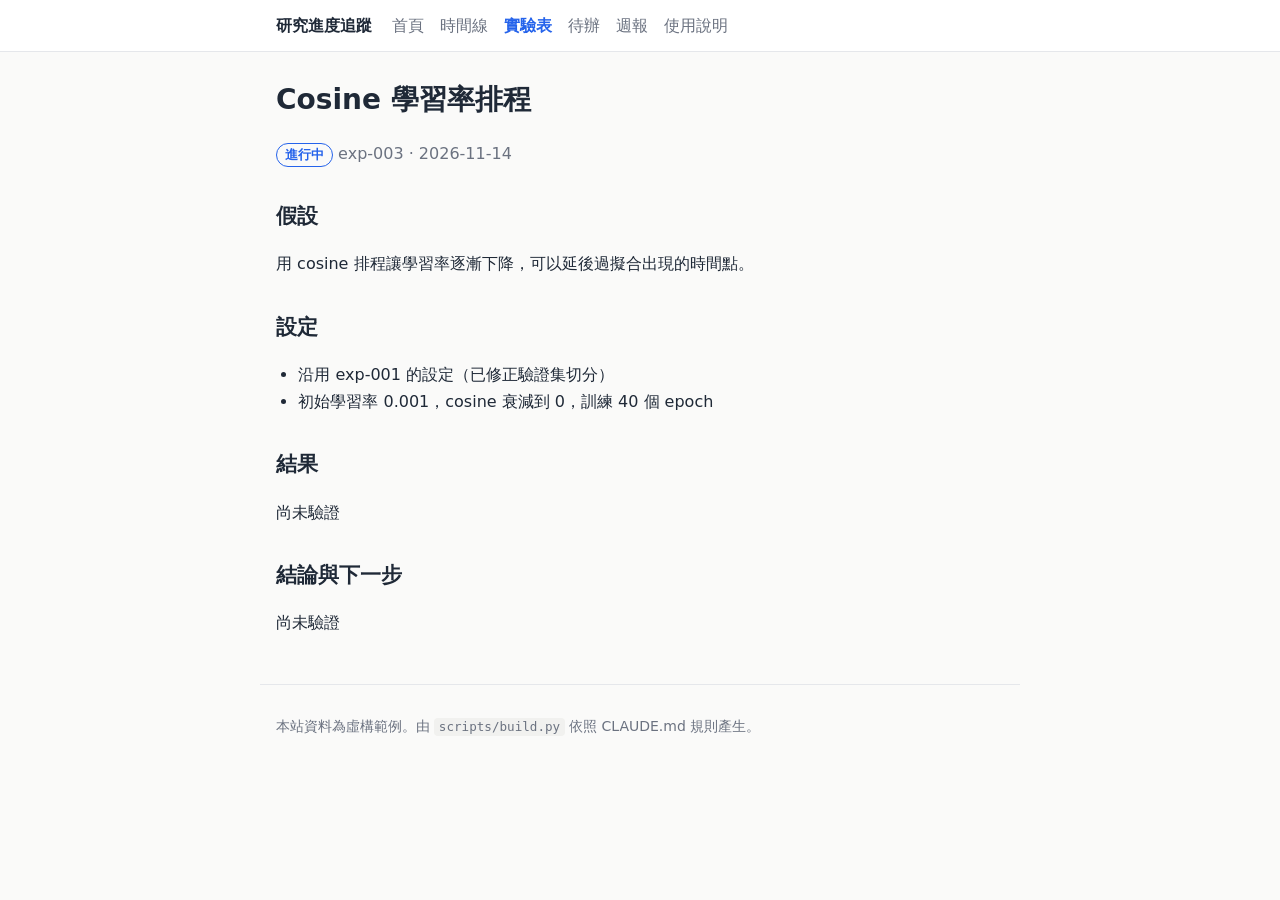
<file: docs/exp/exp-003.html>
<!doctype html>
<html lang="zh-Hant">
<head>
<meta charset="utf-8">
<meta name="viewport" content="width=device-width, initial-scale=1">
<title>Cosine 學習率排程｜研究進度追蹤</title>
<link rel="stylesheet" href="../assets/style.css">
</head>
<body>
<header class="site-header">
  <div class="wrap">
    <a class="brand" href="../index.html">研究進度追蹤</a>
    <nav><a href="../index.html">首頁</a> <a href="../timeline.html">時間線</a> <a href="../experiments.html" aria-current="page">實驗表</a> <a href="../todo.html">待辦</a> <a href="../weekly.html">週報</a> <a href="../guide.html">使用說明</a></nav>
  </div>
</header>
<main class="wrap">
<h1>Cosine 學習率排程</h1>
<p><span class="status status-running">進行中</span> <span class="muted">exp-003 · 2026-11-14</span></p><h2>假設</h2>
<p>用 cosine 排程讓學習率逐漸下降，可以延後過擬合出現的時間點。</p>
<h2>設定</h2>
<ul><li>沿用 exp-001 的設定（已修正驗證集切分）</li><li>初始學習率 0.001，cosine 衰減到 0，訓練 40 個 epoch</li></ul>
<h2>結果</h2>
<p>尚未驗證</p>
<h2>結論與下一步</h2>
<p>尚未驗證</p>
</main>
<footer class="wrap site-footer">
  <p>本站資料為虛構範例。由 <code>scripts/build.py</code> 依照 CLAUDE.md 規則產生。</p>
</footer>
<script src="../assets/filter.js"></script>
</body>
</html>
</file>
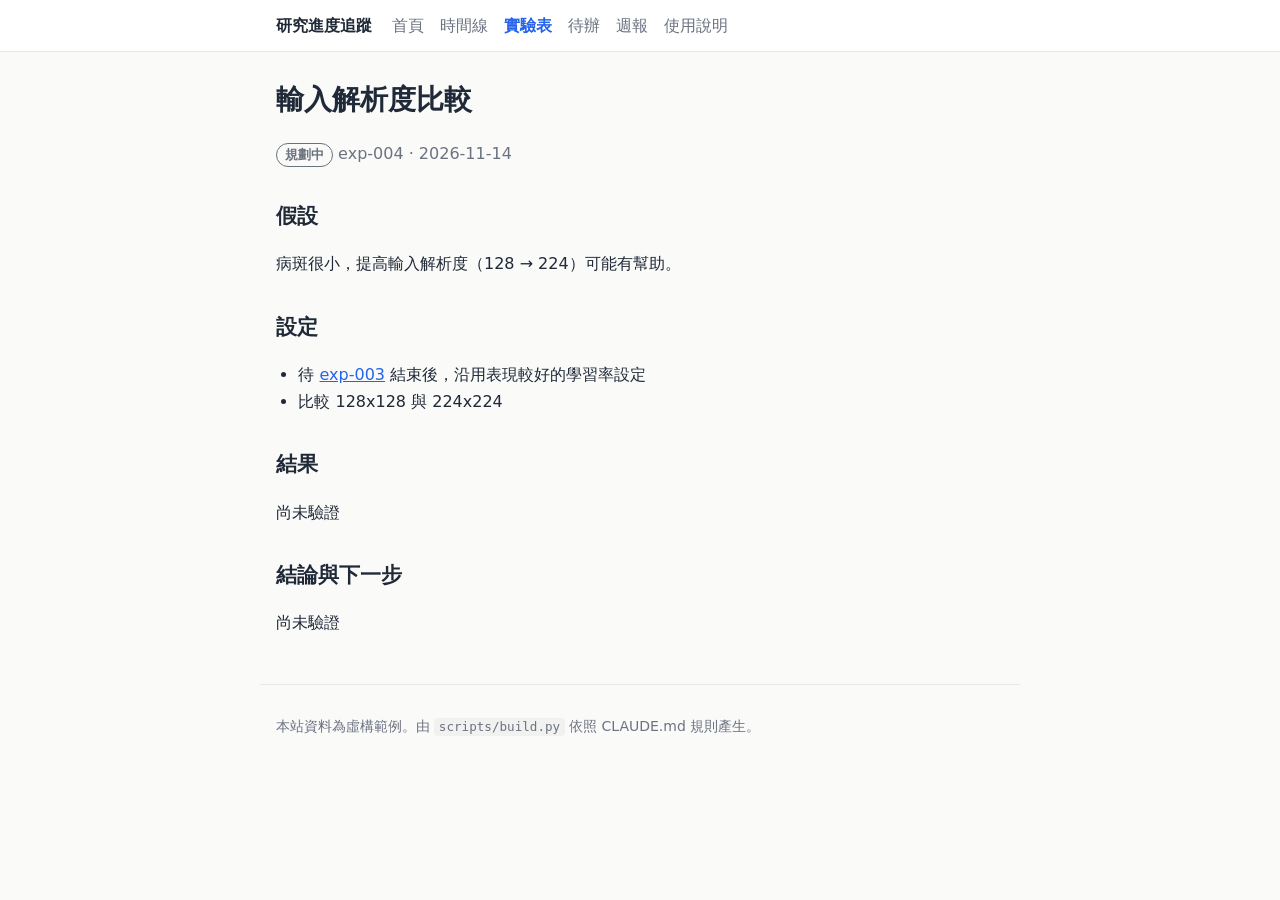
<file: docs/exp/exp-004.html>
<!doctype html>
<html lang="zh-Hant">
<head>
<meta charset="utf-8">
<meta name="viewport" content="width=device-width, initial-scale=1">
<title>輸入解析度比較｜研究進度追蹤</title>
<link rel="stylesheet" href="../assets/style.css">
</head>
<body>
<header class="site-header">
  <div class="wrap">
    <a class="brand" href="../index.html">研究進度追蹤</a>
    <nav><a href="../index.html">首頁</a> <a href="../timeline.html">時間線</a> <a href="../experiments.html" aria-current="page">實驗表</a> <a href="../todo.html">待辦</a> <a href="../weekly.html">週報</a> <a href="../guide.html">使用說明</a></nav>
  </div>
</header>
<main class="wrap">
<h1>輸入解析度比較</h1>
<p><span class="status status-planned">規劃中</span> <span class="muted">exp-004 · 2026-11-14</span></p><h2>假設</h2>
<p>病斑很小，提高輸入解析度（128 → 224）可能有幫助。</p>
<h2>設定</h2>
<ul><li>待 <a href="../exp/exp-003.html">exp-003</a> 結束後，沿用表現較好的學習率設定</li><li>比較 128x128 與 224x224</li></ul>
<h2>結果</h2>
<p>尚未驗證</p>
<h2>結論與下一步</h2>
<p>尚未驗證</p>
</main>
<footer class="wrap site-footer">
  <p>本站資料為虛構範例。由 <code>scripts/build.py</code> 依照 CLAUDE.md 規則產生。</p>
</footer>
<script src="../assets/filter.js"></script>
</body>
</html>
</file>
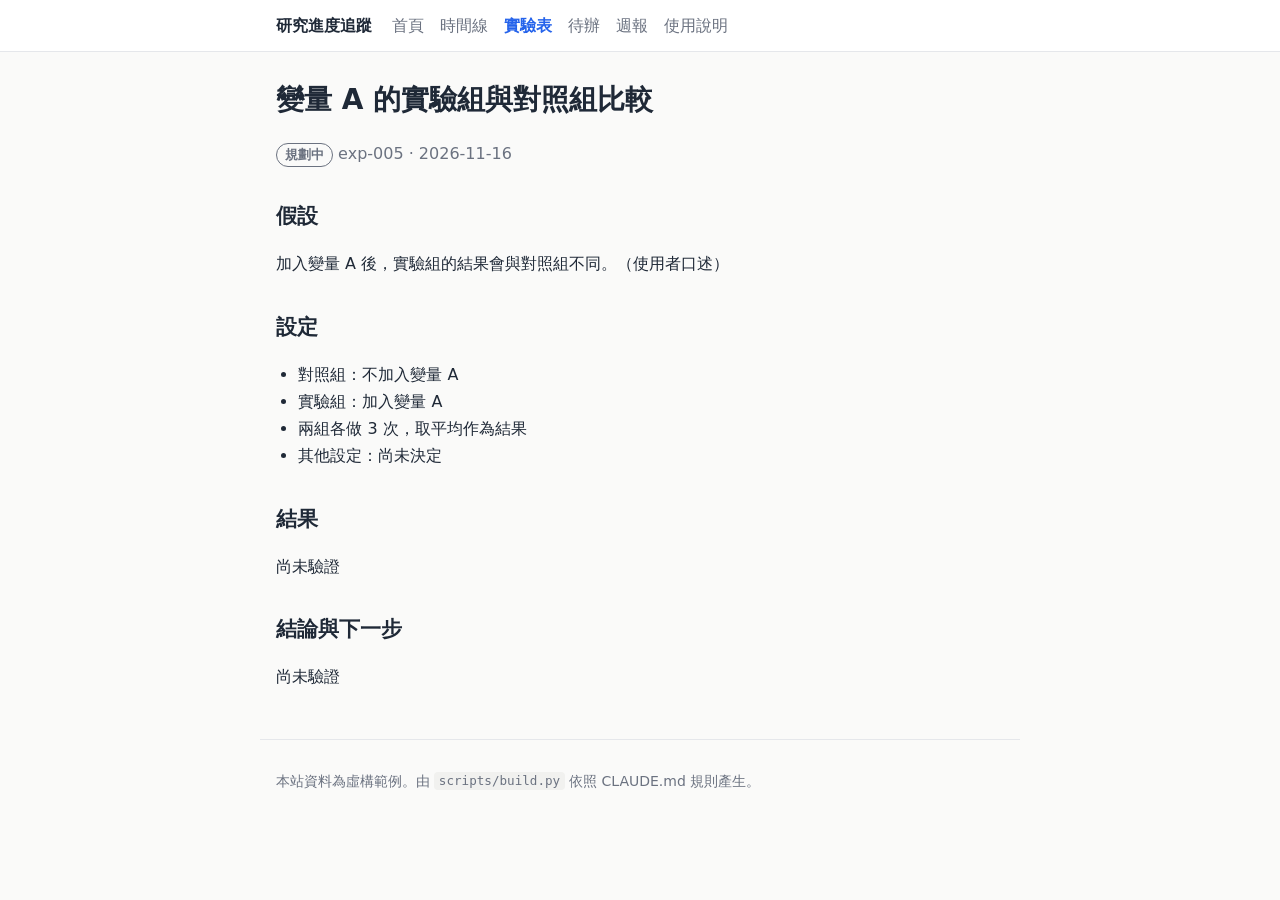
<file: docs/exp/exp-005.html>
<!doctype html>
<html lang="zh-Hant">
<head>
<meta charset="utf-8">
<meta name="viewport" content="width=device-width, initial-scale=1">
<title>變量 A 的實驗組與對照組比較｜研究進度追蹤</title>
<link rel="stylesheet" href="../assets/style.css">
</head>
<body>
<header class="site-header">
  <div class="wrap">
    <a class="brand" href="../index.html">研究進度追蹤</a>
    <nav><a href="../index.html">首頁</a> <a href="../timeline.html">時間線</a> <a href="../experiments.html" aria-current="page">實驗表</a> <a href="../todo.html">待辦</a> <a href="../weekly.html">週報</a> <a href="../guide.html">使用說明</a></nav>
  </div>
</header>
<main class="wrap">
<h1>變量 A 的實驗組與對照組比較</h1>
<p><span class="status status-planned">規劃中</span> <span class="muted">exp-005 · 2026-11-16</span></p><h2>假設</h2>
<p>加入變量 A 後，實驗組的結果會與對照組不同。（使用者口述）</p>
<h2>設定</h2>
<ul><li>對照組：不加入變量 A</li><li>實驗組：加入變量 A</li><li>兩組各做 3 次，取平均作為結果</li><li>其他設定：尚未決定</li></ul>
<h2>結果</h2>
<p>尚未驗證</p>
<h2>結論與下一步</h2>
<p>尚未驗證</p>
</main>
<footer class="wrap site-footer">
  <p>本站資料為虛構範例。由 <code>scripts/build.py</code> 依照 CLAUDE.md 規則產生。</p>
</footer>
<script src="../assets/filter.js"></script>
</body>
</html>
</file>
<file: docs/assets/style.css>
:root {
  --bg: #fafaf9;
  --text: #1f2937;
  --muted: #6b7280;
  --accent: #2563eb;
  --border: #e5e7eb;
  --planned: #6b7280;
  --running: #2563eb;
  --done: #16a34a;
  --failed: #dc2626;
}
* { box-sizing: border-box; }
body {
  margin: 0;
  background: var(--bg);
  color: var(--text);
  font: 16px/1.7 system-ui, "Noto Sans TC", sans-serif;
}
.wrap { max-width: 760px; margin: 0 auto; padding: 0 16px; }
a { color: var(--accent); }
h1 { font-size: 1.75rem; margin: 1.5rem 0 1rem; }
h2 { font-size: 1.3rem; margin: 2rem 0 .5rem; }
h3 { font-size: 1.05rem; margin: 1.25rem 0 .25rem; }
code { background: #f1f1ef; padding: .1em .35em; border-radius: 4px; font-size: .9em; }
pre { background: #f1f1ef; padding: 12px; border-radius: 6px; overflow-x: auto; }
pre code { background: none; padding: 0; }
ul { padding-left: 1.4rem; }
li.task { list-style: none; margin-left: -1.4rem; }
.muted { color: var(--muted); }

.site-header { border-bottom: 1px solid var(--border); background: #fff; }
.site-header .wrap { display: flex; flex-wrap: wrap; gap: 4px 20px; align-items: center; padding-top: 12px; padding-bottom: 12px; }
.brand { font-weight: 700; color: var(--text); text-decoration: none; }
nav { display: flex; flex-wrap: wrap; gap: 4px 16px; }
nav a { text-decoration: none; color: var(--muted); }
nav a[aria-current="page"] { color: var(--accent); font-weight: 600; }
.site-footer { margin-top: 3rem; padding-top: 1rem; padding-bottom: 2rem; border-top: 1px solid var(--border); color: var(--muted); font-size: .875rem; }

.card { background: #fff; border: 1px solid var(--border); border-radius: 8px; padding: 4px 20px 12px; margin: 1rem 0; }
.tags span { display: inline-block; font-size: .8rem; color: var(--muted); border: 1px solid var(--border); border-radius: 999px; padding: 0 8px; margin-right: 4px; }

.status { display: inline-block; font-size: .8rem; font-weight: 600; padding: 0 8px; border-radius: 999px; border: 1px solid currentColor; white-space: nowrap; }
.status-planned { color: var(--planned); }
.status-running { color: var(--running); }
.status-done { color: var(--done); }
.status-failed { color: var(--failed); }

.stats { display: grid; grid-template-columns: repeat(auto-fit, minmax(120px, 1fr)); gap: 8px; padding: 0; }
.stats li { list-style: none; background: #fff; border: 1px solid var(--border); border-radius: 8px; padding: 8px 12px; }
.stats strong { display: block; font-size: 1.5rem; }

table { width: 100%; border-collapse: collapse; background: #fff; }
th, td { text-align: left; padding: 8px; border-bottom: 1px solid var(--border); vertical-align: top; }
th { font-size: .875rem; color: var(--muted); }
.filters { display: flex; flex-wrap: wrap; gap: 8px; margin: 1rem 0; }
.filters button { font: inherit; font-size: .875rem; background: #fff; color: var(--text); border: 1px solid var(--border); border-radius: 999px; padding: 2px 12px; cursor: pointer; }
.filters button[aria-pressed="true"] { background: var(--accent); border-color: var(--accent); color: #fff; }
</file>
